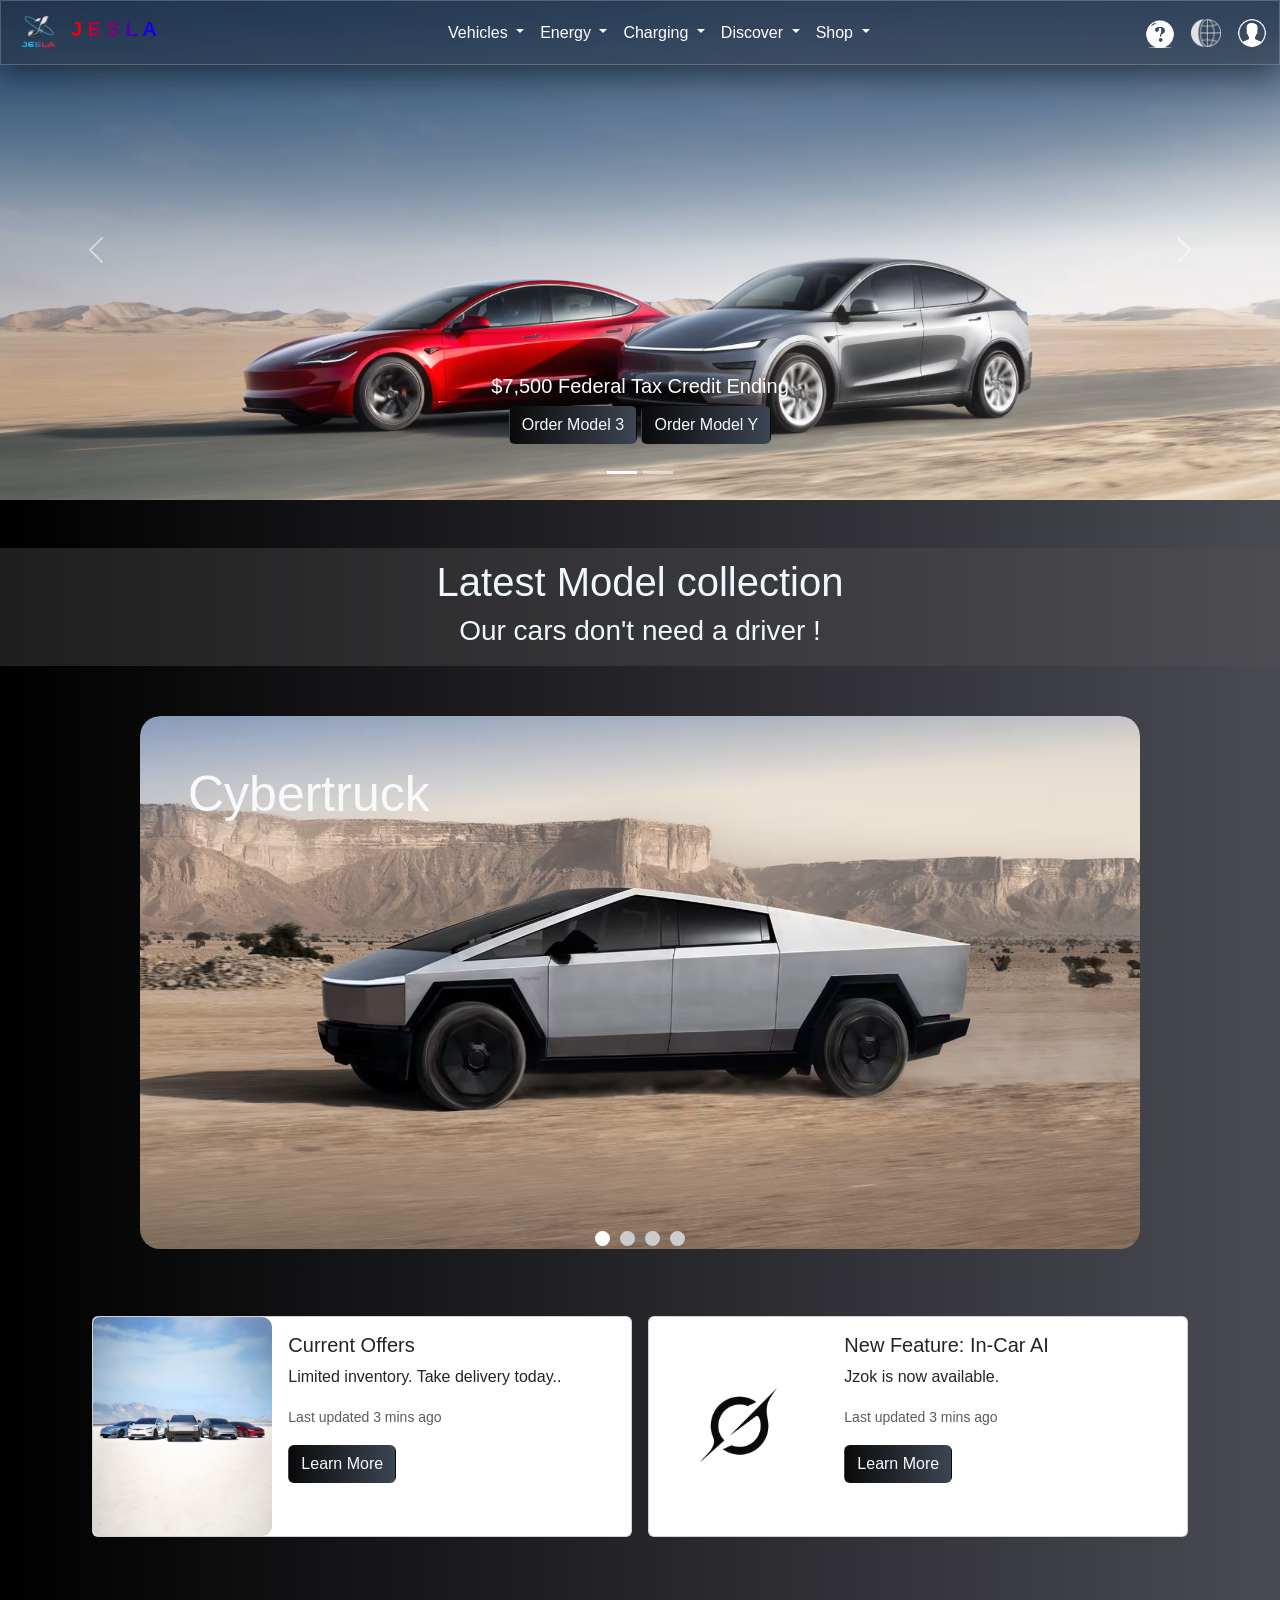
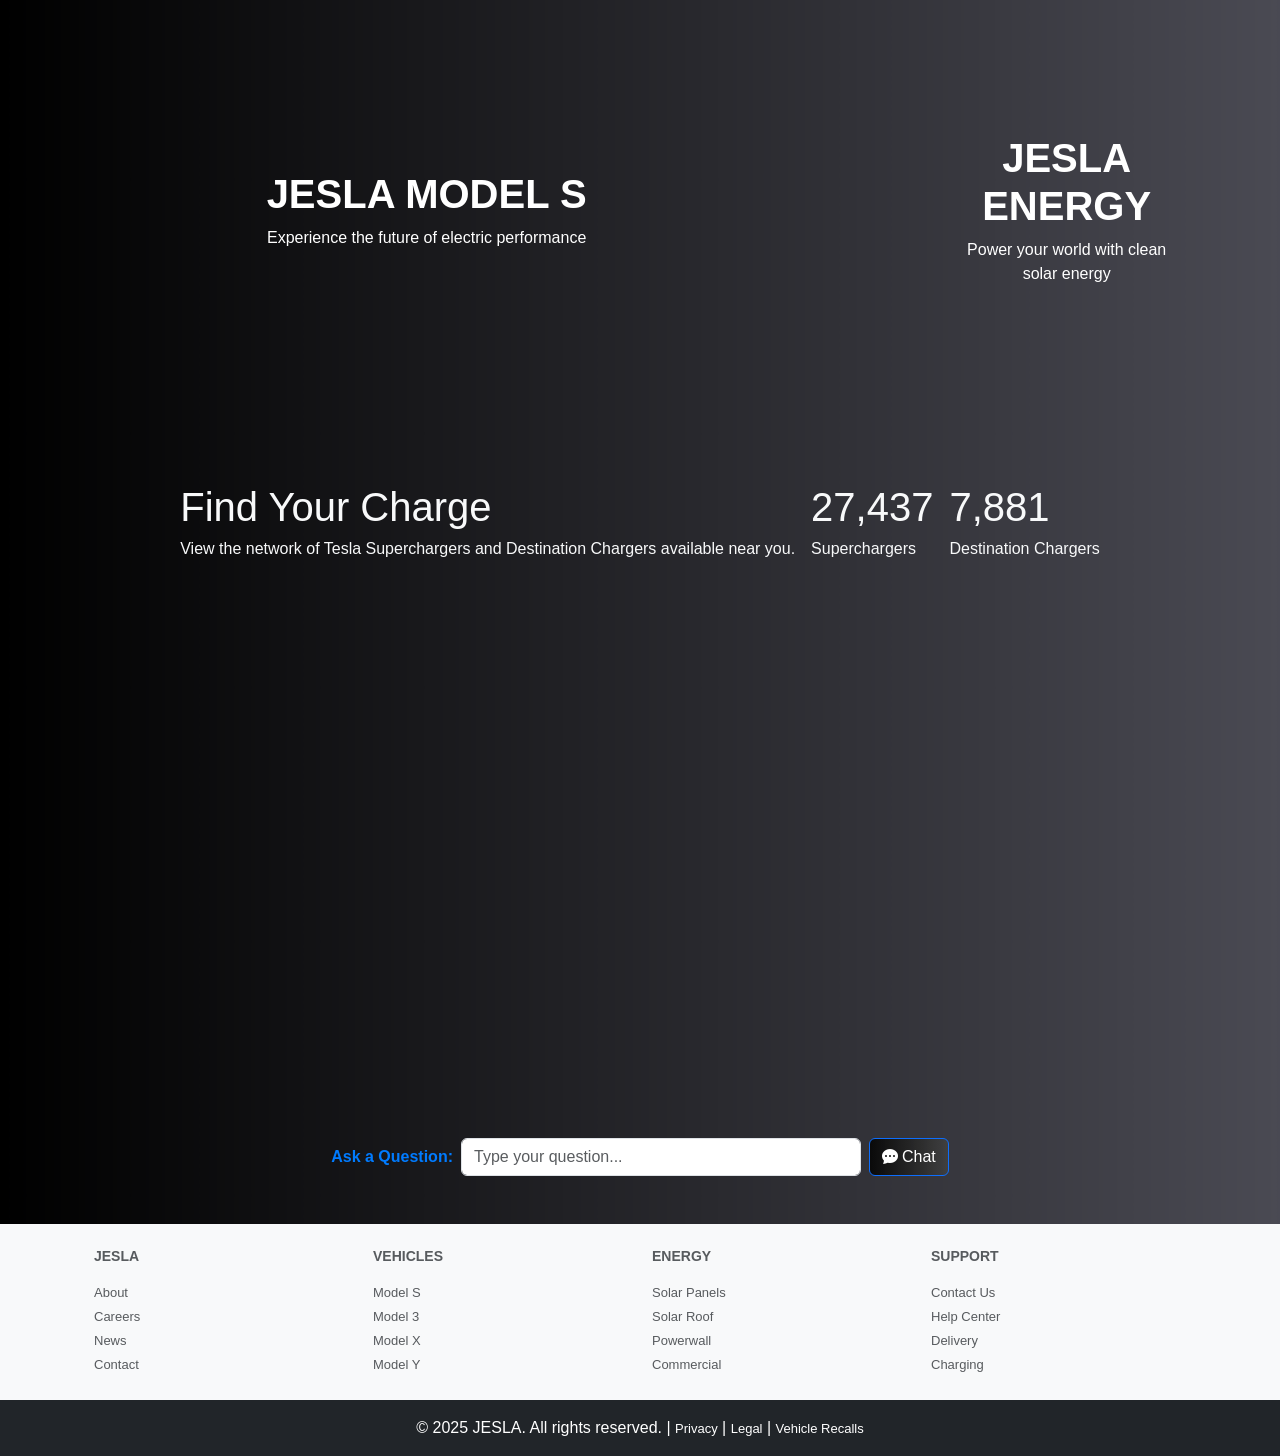
<file: html/index.html>
<!DOCTYPE html>
<html lang="en">
<head>
  <meta charset="UTF-8" />
  <meta name="viewport" content="width=device-width, initial-scale=1.0" />
  <title>Jesla.com</title>
  <link href="https://cdn.jsdelivr.net/npm/bootstrap@5.3.7/dist/css/bootstrap.min.css" rel="stylesheet">
  <link rel="icon" href="/media/logo/jesla-ls.png">
  <link rel="stylesheet" href="/css/homepage1.css">
  <link href="https://cdn.jsdelivr.net/npm/bootstrap-icons@1.10.5/font/bootstrap-icons.css" rel="stylesheet">

</head>
<body>
  <nav class="navbar navbar-expand-lg fixed-top">
    <div class="container-fluid">
      <!-- Logo -->
      <a class="navbar-brand d-flex align-items-center" href="#">
        <img src="/media/logo/jesla-ls.png" alt="Jesla" style="height: 50px; width: 50px;" class="me-2 logo" />
        <h4 class="gradient-text">J E S L A</h4>
      </a>

      <!-- Toggler -->
      <button class="navbar-toggler" type="button" data-bs-toggle="collapse" data-bs-target="#navbarContent">
        <span class="navbar-toggler-icon"></span>
      </button>

      <!-- Menu -->
      <div class="collapse navbar-collapse justify-content-between" id="navbarContent">
        <ul class="navbar-nav mx-auto mb-2 mb-lg-0">
          <li class="nav-item dropdown dropdown-mega position-static">
  <a class="nav-link dropdown-toggle" href="#" id="vehiclesDropdown" role="button" data-bs-toggle="dropdown" aria-expanded="false">
    Vehicles
  </a>
  <div class="dropdown-menu mega-menu shadow border-0 w-100 mt-0" aria-labelledby="vehiclesDropdown">
    <div class="container py-4">
                <div class="row">
                  <!-- Left Content -->
                  <div class="col-md-9">
                    <div class="row text-center">
                      <div class="col-md-2 mb-3">
                        <img src="../media/img/tesla-model-s.avif" class="img-fluid mb-2" />
                        <h6>Model S</h6>
                        <a href="#">Learn</a> | <a href="order.html">Order</a>
                      </div>
                      <div class="col-md-2 mb-3">
                        <img src="../media/img/tesla-3.jpeg" class="img-fluid mb-2" />
                        <h6>Model 3</h6>
                        <a href="#">Learn</a> | <a href="order.html">Order</a>
                      </div>
                      <div class="col-md-2 mb-3">
                        <img src="../media/img/tmy.jpg" class="img-fluid mb-2" />
                        <h6>Model Y</h6>
                        <a href="#">Learn</a> | <a href="order.html">Order</a>
                      </div>
                    </div>

                     <div class="row text-center">
                      <div class="col-md-2 mb-3">
                        <img src="/media/img/tesla-model-s.avif" class="img-fluid mb-2" />
                        <h6>Model S</h6>
                        <a href="#">Learn</a> | <a href="order.html">Order</a>
                      </div>
                      <div class="col-md-2 mb-3">
                        <img src="/media/img/tesla-3.jpeg" class="img-fluid mb-2" />
                        <h6>Model 3</h6>
                        <a href="#">Learn</a> | <a href="order.html">Order</a>
                      </div>
                      <div class="col-md-2 mb-3">
                        <img src="/media/img/tmy.jpg" class="img-fluid mb-2" />
                        <h6>Model Y</h6>
                        <a href="#">Learn</a> | <a href="order.html">Order</a>
                      </div>
                    </div>

                  </div>

                  <!-- Divider & Right List -->
                  <div class="col-md-3 position-relative">
                    <div class="divider"></div>
                    <ul class="list-unstyled ps-3">
                      <li><a href="#">Current Offers</a></li>
                      <li><a href="#">Demo Drive</a></li>
                      <li><a href="#">Trade-in</a></li>
                      <li><a href="#">Help Me Choose</a></li>
                      <li><a href="#">Compare</a></li>
                      <li><a href="#">Workshops</a></li>
                      <li><a href="#">Fleet</a></li>
                      <li><a href="#">Roadster</a></li>
                    </ul>
                  </div>
                </div>
              </div>
            </div>
          </li>

            <li class="nav-item dropdown dropdown-mega position-static">
  <a class="nav-link dropdown-toggle" href="#" id="vehiclesDropdown" role="button" data-bs-toggle="dropdown" aria-expanded="false">
    Energy
  </a>
  <div class="dropdown-menu mega-menu shadow border-0 w-100 mt-0" aria-labelledby="vehiclesDropdown">
    <div class="container py-4">
                <div class="row">
                  <!-- Left Content -->
                  <div class="col-md-9">
                    <div class="row text-center">
                      <div class="col-md-2 mb-3">
                        <img src="media/img/Mega-Menu-Energy-Solar-Panels.avif" class="img-fluid mb-2" />
                        <h6>Solar Panels</h6>
                        <a href="#">Learn</a> | <a href="order.html">Order</a>
                      </div>
                      <div class="col-md-2 mb-3">
                        <img src="/media/img/Mega-Menu-Energy-Solar-Roof.avif" class="img-fluid mb-2" />
                        <h6>Solar Roof</h6>
                        <a href="#">Learn</a> | <a href="order.html">Order</a>
                      </div>
                      <div class="col-md-2 mb-3">
                        <img src="/media/img/Mega-Menu-Energy-Powerwall-US.avif" class="img-fluid mb-2" />
                        <h6>Power-wall</h6>
                        <a href="#">Learn</a> | <a href="order.html">Order</a>
                      </div>
                      <div class="col-md-2 mb-3">
                        <img src="/media/img/Mega-Menu-Energy-Megapack.avif" class="img-fluid mb-2" />
                        <h6>Solar Roof</h6>
                        <a href="#">Learn</a> | <a href="order.html">Order</a>
                      </div>
                    </div>
                  </div>

                  <!-- Divider & Right List -->
                  <div class="col-md-3 position-relative">
                    <div class="divider"></div>
                    <ul class="list-unstyled ps-3">
                      <li><a href="#">Schedule a Consultation</a></li>
                      <li><a href="#">Why Solar</a></li>
                      <li><a href="#">Incentives</a></li>
                      <li><a href="#">Support</a></li>
                      <li><a href="#">Partner with Tesla</a></li>
                      <li><a href="#">Commercial</a></li>
                      <li><a href="#">Utilities</a></li>
                    </ul>
                  </div>
                </div>
              </div>
            </div>
        </li>

         <li class="nav-item dropdown dropdown-mega position-static">
  <a class="nav-link dropdown-toggle" href="#" id="vehiclesDropdown" role="button" data-bs-toggle="dropdown" aria-expanded="false">
    Charging
  </a>
  <div class="dropdown-menu mega-menu shadow border-0 w-100 mt-0" aria-labelledby="vehiclesDropdown">
    <div class="container py-4">
                <div class="row">
                  <!-- Left Content -->
                  <div class="col-md-9">
                    <div class="row text-center">
                      <div class="col-md-2 mb-3">
                        <img src="/media/img/Mega-Menu-Charging-Charging.avif" class="img-fluid mb-2" />
                        <h6>Charging</h6>
                        <a href="#">Learn</a> | <a href="#">Order</a>
                      </div>
                      <div class="col-md-2 mb-3">
                        <img src="/media/img/Mega-Menu-Charging-Supercharging-NA.avif" class="img-fluid mb-2" />
                        <h6>Supercharging</h6>
                        <a href="#">Learn</a> | <a href="#">Order</a>
                      </div>
                      <div class="col-md-2 mb-3">
                        <img src="/media/img/Mega-Menu-Charging-Home-Charging.avif" class="img-fluid mb-2" />
                        <h6>Home-Charging</h6>
                        <a href="#">Learn</a> | <a href="#">Order</a>
                      </div>
                   </div>   
                      <div class="row text-center">
                      <div class="col-md-2 mb-3">
                        <img src="/media/img/Mega-Menu-Charging-Charging-for-Business.avif" class="img-fluid mb-2" />
                        <h6>Charging-for-Business</h6>
                        <a href="#">Learn</a> | <a href="#">Order</a>
                      </div>
                    </div>
                  </div>

                  <!-- Divider & Right List -->
                  <div class="col-md-3 position-relative">
                    <div class="divider"></div>
                    <ul class="list-unstyled ps-3">
                      <li><a href="#">Help Me Charge</a></li>
                      <li><a href="#">Charging Calculator</a></li>
                      <li><a href="#">Charging With NACS</a></li>
                      <li><a href="#">Supercharger Voting</a></li>
                      <li><a href="#">Host a Supercharger</a></li>
                    </ul>
                  </div>
                </div>
              </div>
            </div>
        </li>

           <!-- Discover Mega Menu -->
<li class="nav-item dropdown dropdown-mega position-static">
  <a class="nav-link dropdown-toggle" href="#" id="vehiclesDropdown" role="button" data-bs-toggle="dropdown" aria-expanded="false">
    Discover
  </a>
  <div class="dropdown-menu mega-menu shadow border-0 w-100 mt-0" aria-labelledby="vehiclesDropdown">
    <div class="container py-4">
      <div class="row">

        <!-- Left Column (Main Links) -->
        <div class="col-md-9">
          <div class="row text-start">

            <!-- Section 1 -->
            <div class="col-md-3 mb-3">
              <h6 class="fw-bold">Resources</h6>
              <ul class="list-unstyled">
                <li><a href="#">Drive</a></li>
                <li><a href="#">Insurance</a></li>
                <li><a href="#">Current Offers</a></li>
                <li><a href="#">Learn</a></li>
                <li><a href="#">Video Guides</a></li>
                <li><a href="#">Customer Stories</a></li>
                <li><a href="#">Events</a></li>
                <li><a href="#">Workshops</a></li>
              </ul>
            </div>

            <!-- Section 2 -->
            <div class="col-md-3 mb-3">
              <h6 class="fw-bold">Location Services</h6>
              <ul class="list-unstyled">
                <li><a href="#">Find Us</a></li>
                <li><a href="#">Find a Collision Center</a></li>
                <li><a href="#">Find a Certified Installer</a></li>
              </ul>
            </div>

            <!-- Add more columns here if needed -->

            <div class="col-md-3 mb-3">
              <h6 class="fw-bold">Company</h6>
              <ul class="list-unstyled">
                <li><a href="#">About</a></li>
                <li><a href="#">Careers</a></li>
                <li><a href="#">Investor Relations</a></li>
              </ul>
            </div>
          </div>
        </div>

        <!-- Right Column (Optional Extras) -->
        <div class="col-md-3 right-links position-relative">
          <div class="divider"></div>
          <ul class="list-unstyled ps-3">
            <li><a href="#">Roadster</a></li>
            <li><a href="#">Cybertruck</a></li>
            <li><a href="#">Semi</a></li>
            <li><a href="#">Investor Relations</a></li>
          </ul>
        </div>
      </div>
    </div>
  </div>
</li>

<li class="nav-item dropdown dropdown-mega position-static">
  <a class="nav-link dropdown-toggle" href="#" id="vehiclesDropdown" role="button" data-bs-toggle="dropdown" aria-expanded="false">
    Shop
  </a>
  <div class="dropdown-menu mega-menu shadow border-0 w-100 mt-0" aria-labelledby="vehiclesDropdown">
    <div class="container py-4">
            <div class="row">

                <div class="col-md-12">
                    <div class="row text-center">
                            <div class="col-md-3 mb-3">
                                <img src="/media/img/Mega-Menu-Shop-Charging.avif" alt="" class="img-fluid mb-2" />
                                <h6 class="fw-bold">Shop-Charger</h6>
                            </div>

                            <!-- Section 2 -->
                            <div class="col-md-3 mb-3">
                                <img src="/media/img/Mega-Menu-Shop-Vehicle-Accessories.avif" alt=""  class="img-fluid mb-2" />
                                <h6 class="fw-bold">Vehicle-Accessories</h6>
                            </div>


                            <div class="col-md-3 mb-3">
                                <img src="/media/img/Mega-Menu-Shop-Lifestyle.avif" alt=""  class="img-fluid mb-2" />
                                <h6 class="fw-bold">Life Style</h6>
                            </div>

                            <div class="col-md-3 mb-3">
                                <img src="/media/img/Mega-Menu-Shop-Apparel.avif" alt=""  class="img-fluid mb-2" />
                                <h6 class="fw-bold">Apparel</h6>
                            </div>   
                    </div>
                    </div>
                </div>
            </div>
        </div>
    </div>
</li>


        <!-- Icons -->
        <div class="d-flex gap-3">
          <a href="support.html"><img src="/media/logo/icons8-help-48.png" alt="Help" class="icon" /></a>
          <a href="browser.html"><img src="/media/logo/internet_957179.png" alt="Browser" class="icon" /></a>
          <a href="profile.html"><img src="/media/logo/icons8-profile-50.png" alt="Profile" class="icon" /></a>
        </div>
      </div>
    </div>
  </nav>

  <!-- Carousel -->
  <div id="carouselExampleCaptions" class="carousel slide sld">
    <div class="carousel-indicators">
      <button type="button" data-bs-target="#carouselExampleCaptions" data-bs-slide-to="0" class="active"></button>
      <button type="button" data-bs-target="#carouselExampleCaptions" data-bs-slide-to="1"></button>
    </div>
    <div class="carousel-inner">
      <div class="carousel-item active">
        <img src="/media/img/Homepage-Promo-FTC-Desktop.avif" class="d-block w-100 imge" alt="...">
        <div class="carousel-caption d-none d-md-block">
          <h5>$7,500 Federal Tax Credit Ending</h5>
          <p><a href="order.html"><button class="btn bg-primary text-light">Order Model 3</button></a> <a href="order.html"><button class="btn bg-primary text-light">Order Model Y</button></a></p>
        </div>
      </div>
      <div class="carousel-item">
        <img src="/media/img/Homepage-Promo-Model-3-Desktop-US-July.avif" class="d-block w-100 imge" alt="...">
        <div class="carousel-caption d-none d-md-block">
          <h5>J E S L A Model X</h5>
          <p><button class="btn text-light" href="order.html">ORDER MODEL 3</button> <button class="btn bg-primary text-light" href="order.html">ORDER MODEL Y</button></p>
        </div>
      </div>
    </div>
    <button class="carousel-control-prev" type="button" data-bs-target="#carouselExampleCaptions" data-bs-slide="prev">
      <span class="carousel-control-prev-icon" aria-hidden="true"></span>
      <span class="visually-hidden">Previous</span>
    </button>
    <button class="carousel-control-next" type="button" data-bs-target="#carouselExampleCaptions" data-bs-slide="next">
      <span class="carousel-control-next-icon" aria-hidden="true"></span>
      <span class="visually-hidden">Next</span>
    </button>
  </div>

<div class="bars container-fluid mt-5">
  <h1>Latest Model collection</h1>
  <h3>Our cars don't need a driver !</h3>
</div>

<div class="slider">
  <!-- Radio Buttons -->
  <input type="radio" name="slide" id="slide1" checked>
  <input type="radio" name="slide" id="slide2">
  <input type="radio" name="slide" id="slide3">
  <input type="radio" name="slide" id="slide4">

  <!-- Slides -->
  <div class="slidesz">
    <div class="slidez">
      <img src="/media/img/cyber-track.jpg" alt="Slide 1">
       <div class="card-img-overlay">
    <h5 class="card-title text-light mt-5 ms-5">Cybertruck</h5>
  </div>
  </div>

    <div class="slidez">
      <img src="/media/img/model-x.avif" alt="Slide 2">
      <div class="card-img-overlay">
        <h5 class="card-title text-light mt-5 ms-5">Model-x</h5>
      </div>
    </div>
   
    <div class="slidez">
      <img src="/media/img/Homepage-Card-Model-Y-Desktop-US.avif" alt="Slide 3">
        <div class="card-img-overlay">
        <h5 class="card-title text-light mt-5 ms-5">Model-y</h5>
      </div>
    </div>
    
    <div class="slidez">
      <img src="/media/img/Homepage-Card-Model-3-Desktop-US.avif" alt="Slide 4">
        <div class="card-img-overlay">
        <h5 class="card-title text-light mt-5 ms-5">Model-3</h5>
      </div>
    </div>
  </div>

  <!-- Navigation dots -->
  <div class="navigation">
    <label for="slide1"></label>
    <label for="slide2"></label>
    <label for="slide3"></label>
    <label for="slide4"></label>
  </div>
</div>

<div class="carb grid d-flex gap-3 justify-content-center mt-2 mb-5">

   <div class="card mb-3" style="max-width: 540px;">
  <div class="row g-0">
    <div class="col-md-4">
      <img src="/media/img/Homepage-Grid-Current-Offers.avif" class="img-fluid rounded-start" alt="...">
    </div>
    <div class="col-md-8">
      <div class="card-body">
        <h5 class="card-title">Current Offers</h5>
        <p class="card-text">Limited inventory. Take delivery today..</p>
        <p class="card-text"><small class="text-body-secondary">Last updated 3 mins ago</small></p>
        <p class="btn bg-primary text-light"><a href="https://www.tesla.com/current-offers" class="text-light">Learn More</a></p>
      </div>
    </div>
  </div>
</div>

<div class="card mb-3" style="max-width: 540px;">
  <div class="row g-0">
    <div class="col-md-4">
      <img src="/media/img/Homepage-Grid-AI.png" class="img-fluid rounded-start" alt="...">
    </div>
    <div class="col-md-8">
      <div class="card-body">
        <h5 class="card-title">New Feature:
                              In-Car AI</h5>
        <p class="card-text">Jzok is now available.</p>
        <p class="card-text"><small class="text-body-secondary">Last updated 3 mins ago</small></p>
         <p class="btn bg-primary text-light"><a href="https://www.tesla.com/support/grok" class="text-light">Learn More</a></p>
      </div>
    </div>
  </div>
</div>
</div>

  <div class="container-fluid p-0">
  <div class="row g-0">

    <!-- Left video with overlay -->
    <div class="col-md-8 position-relative">
      <video autoplay muted loop playsinline class="w-100 h-100" style="object-fit: cover;">
       <source src="https://raw.githubusercontent.com/redhodom/Jesla/main/html/media/video/model-s.mp4" type="video/mp4">
        Your browser does not support the video tag.
      </video>
      <!-- Overlay Text -->
      <div class="position-absolute top-50 start-50 translate-middle text-white text-center">
        <h2 class="fw-bold display-6">JESLA MODEL S</h2>
        <p>Experience the future of electric performance</p>
      </div>
    </div>

    <!-- Right video with overlay -->
    <div class="col-md-4 position-relative">
      <video autoplay muted loop playsinline class="w-100 h-100" style="object-fit: cover;">
        <source src="https://raw.githubusercontent.com/redhodom/Jesla/main/html/media/video/model-u.mp4" type="video/mp4">
        Your browser does not support the video tag.
      </video>
      <!-- Overlay Text -->
      <div class="position-absolute top-50 start-50 translate-middle text-white text-center">
        <h2 class="fw-bold display-6">JESLA ENERGY</h2>
        <p>Power your world with clean solar energy</p>
      </div>
    </div>

  </div>
</div>


<div class="charge-station d-flex container-fluid gap-3 justify-content-center mt-5 mb-5 text-light">
  <div class="c">
  <h1>Find Your Charge</h1>
  <h6>View the network of Tesla Superchargers and Destination Chargers available near you.</h6>
  </div>
  <div class="c">
  <h1>27,437</h1>
  <h6>Superchargers</h6>
  </div>
  <div class="c">
  <h1>7,881</h1>
  <h6>Destination Chargers</h6>
  </div>
</div>

<div class="container-fluid p-0">
  <div class="row g-0">
    <div class="col-12">
      <div class="map-container" style="position: relative; width: 100%; height: 500px;">
        <!-- Google Maps Embed -->
        <iframe
          src="https://www.google.com/maps/embed?pb=!1m18!1m12!1m3!1d3919.424042896168!2d106.7004231748048!3d10.777502259224115!2m3!1f0!2f0!3f0!3m2!1i1024!2i768!4f13.1!3m3!1m2!1s0x31752ef4f2b31f2f%3A0xe4bb3a71d997cdbf!2sBitexco%20Financial%20Tower!5e0!3m2!1sen!2sin!4v1628898457015!5m2!1sen!2sin"
          width="100%" height="100%" style="border:0;" allowfullscreen="" loading="lazy"
          referrerpolicy="no-referrer-when-downgrade"></iframe>
      </div>
    </div>
  </div>
</div>

<div class="container mt-4"> 
  <div class="d-flex align-items-center gap-2 justify-content-center">
    
    <!-- Blinking Label -->
    <label for="question" class="form-label mb-0 blinking-label">Ask a Question:</label>
    
    <!-- Input Box -->
    <input type="text" id="question" class="form-control" placeholder="Type your question..." style="max-width: 400px;">
    
    <!-- Chat Button -->
    <button class="btn btn-primary d-flex align-items-center gap-1">
      <i class="bi bi-chat-dots-fill"></i>
      Chat
    </button>

  </div>
</div>

<footer class="bg-light text-center text-lg-start text-muted mt-5">
  <div class="container p-4">
    <div class="row">
      <!-- Column 1: Jesla Info -->
      <div class="col-lg-3 col-md-6 mb-4 mb-md-0">
        <h6 class="text-uppercase fw-bold">JESLA</h6>
        <ul class="list-unstyled mb-0">
          <li><a href="#" class="text-reset text-decoration-none">About</a></li>
          <li><a href="#" class="text-reset text-decoration-none">Careers</a></li>
          <li><a href="#" class="text-reset text-decoration-none">News</a></li>
          <li><a href="#" class="text-reset text-decoration-none">Contact</a></li>
        </ul>
      </div>

      <!-- Column 2: Vehicles -->
      <div class="col-lg-3 col-md-6 mb-4 mb-md-0">
        <h6 class="text-uppercase fw-bold">Vehicles</h6>
        <ul class="list-unstyled mb-0">
          <li><a href="#" class="text-reset text-decoration-none">Model S</a></li>
          <li><a href="#" class="text-reset text-decoration-none">Model 3</a></li>
          <li><a href="#" class="text-reset text-decoration-none">Model X</a></li>
          <li><a href="#" class="text-reset text-decoration-none">Model Y</a></li>
        </ul>
      </div>

      <!-- Column 3: Energy -->
      <div class="col-lg-3 col-md-6 mb-4 mb-md-0">
        <h6 class="text-uppercase fw-bold">Energy</h6>
        <ul class="list-unstyled mb-0">
          <li><a href="#" class="text-reset text-decoration-none">Solar Panels</a></li>
          <li><a href="#" class="text-reset text-decoration-none">Solar Roof</a></li>
          <li><a href="#" class="text-reset text-decoration-none">Powerwall</a></li>
          <li><a href="#" class="text-reset text-decoration-none">Commercial</a></li>
        </ul>
      </div>

      <!-- Column 4: Support -->
      <div class="col-lg-3 col-md-6 mb-4 mb-md-0">
        <h6 class="text-uppercase fw-bold">Support</h6>
        <ul class="list-unstyled mb-0">
          <li><a href="#" class="text-reset text-decoration-none">Contact Us</a></li>
          <li><a href="#" class="text-reset text-decoration-none">Help Center</a></li>
          <li><a href="#" class="text-reset text-decoration-none">Delivery</a></li>
          <li><a href="#" class="text-reset text-decoration-none">Charging</a></li>
        </ul>
      </div>
    </div>
  </div>

  <!-- Bottom line -->
  <div class="text-center p-3 bg-dark text-white">
    &copy; 2025 JESLA. All rights reserved. |
    <a class="text-white text-decoration-none" href="#">Privacy</a> |
    <a class="text-white text-decoration-none" href="#">Legal</a> |
    <a class="text-white text-decoration-none" href="#">Vehicle Recalls</a>
  </div>
</footer>

<script src="https://cdn.jsdelivr.net/npm/bootstrap@5.3.7/dist/js/bootstrap.bundle.min.js"></script>
</body>
</html>
</file>
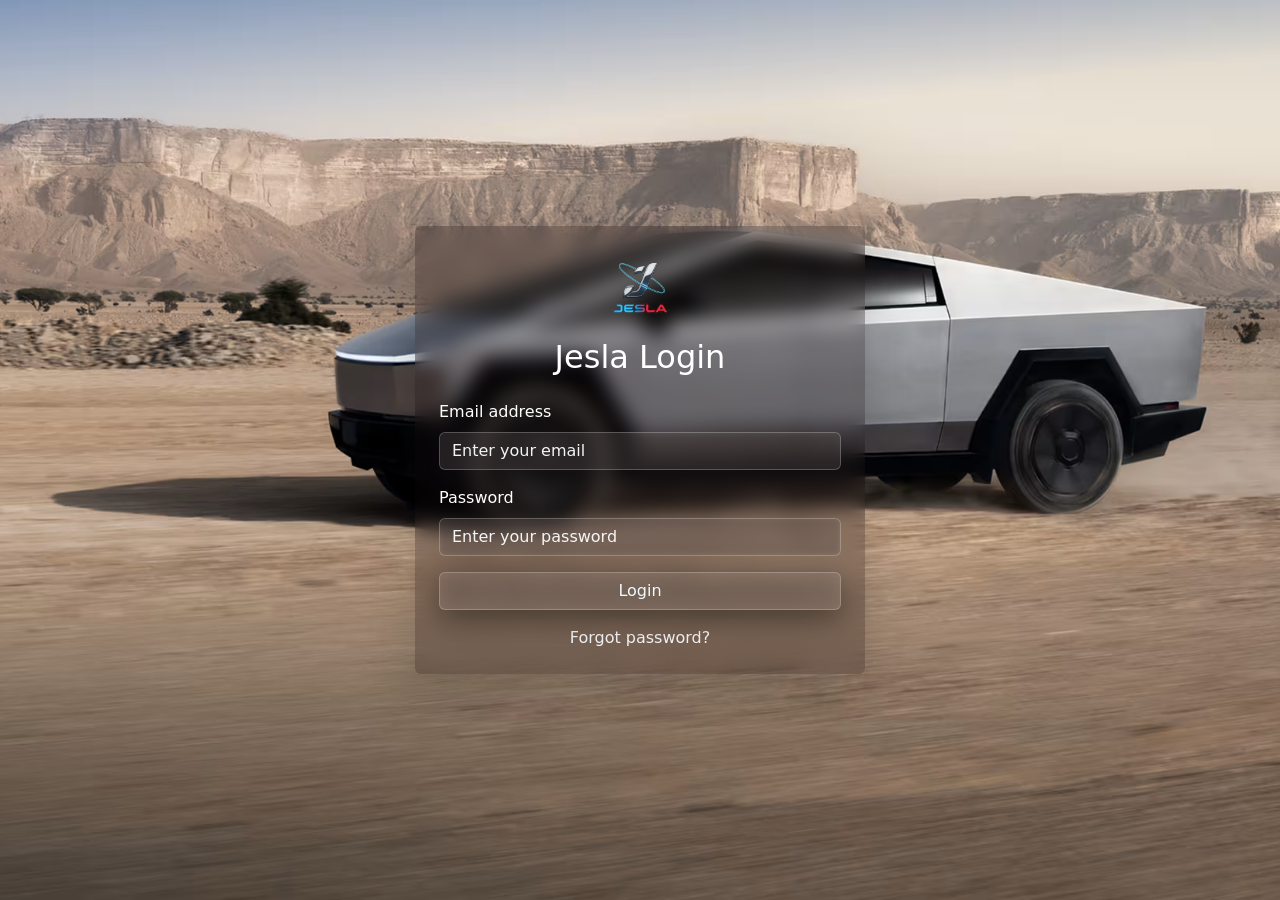
<file: html/login.html>
<!-- login.html -->
<!DOCTYPE html>
<html lang="en">
<head>
  <meta charset="UTF-8" />
  <meta name="viewport" content="width=device-width, initial-scale=1.0" />
  <title>Jesla Login</title>
  <link rel="stylesheet" href="https://cdn.jsdelivr.net/npm/bootstrap@5.3.3/dist/css/bootstrap.min.css" />
  <link rel="stylesheet" href="/css/login.css" />
  <link rel="icon" href="/media/logo/jesla-ls.png">
</head>
<body class="d-flex align-items-center justify-content-center vh-100 bg-dark">
  <div class="login-box glass-effect p-4 rounded shadow-lg text-white">
    <div class="text-center mb-4">
      <img src="/media/logo/jesla-ls.png" alt="Jesla Logo" class="img-fluid" style="max-height: 80px;">
      <h2 class="lol mt-2">Jesla Login</h2>
    </div>
    <form>
      <div class="mb-3">
        <label for="email" class="form-label">Email address</label>
        <input type="email" class="form-control" id="email" placeholder="Enter your email" required>
      </div>
      <div class="mb-3">
        <label for="password" class="form-label">Password</label>
        <input type="password" class="form-control" id="password" placeholder="Enter your password" required>
      </div>
      <button type="submit" class="btn w-100">Login</button>
      <div class="text-center mt-3">
        <a href="#" class="text-light text-decoration-none">Forgot password?</a>
      </div>
    </form>
  </div>

  <script src="https://cdn.jsdelivr.net/npm/bootstrap@5.3.3/dist/js/bootstrap.bundle.min.js"></script>
</body>
</html>
</file>
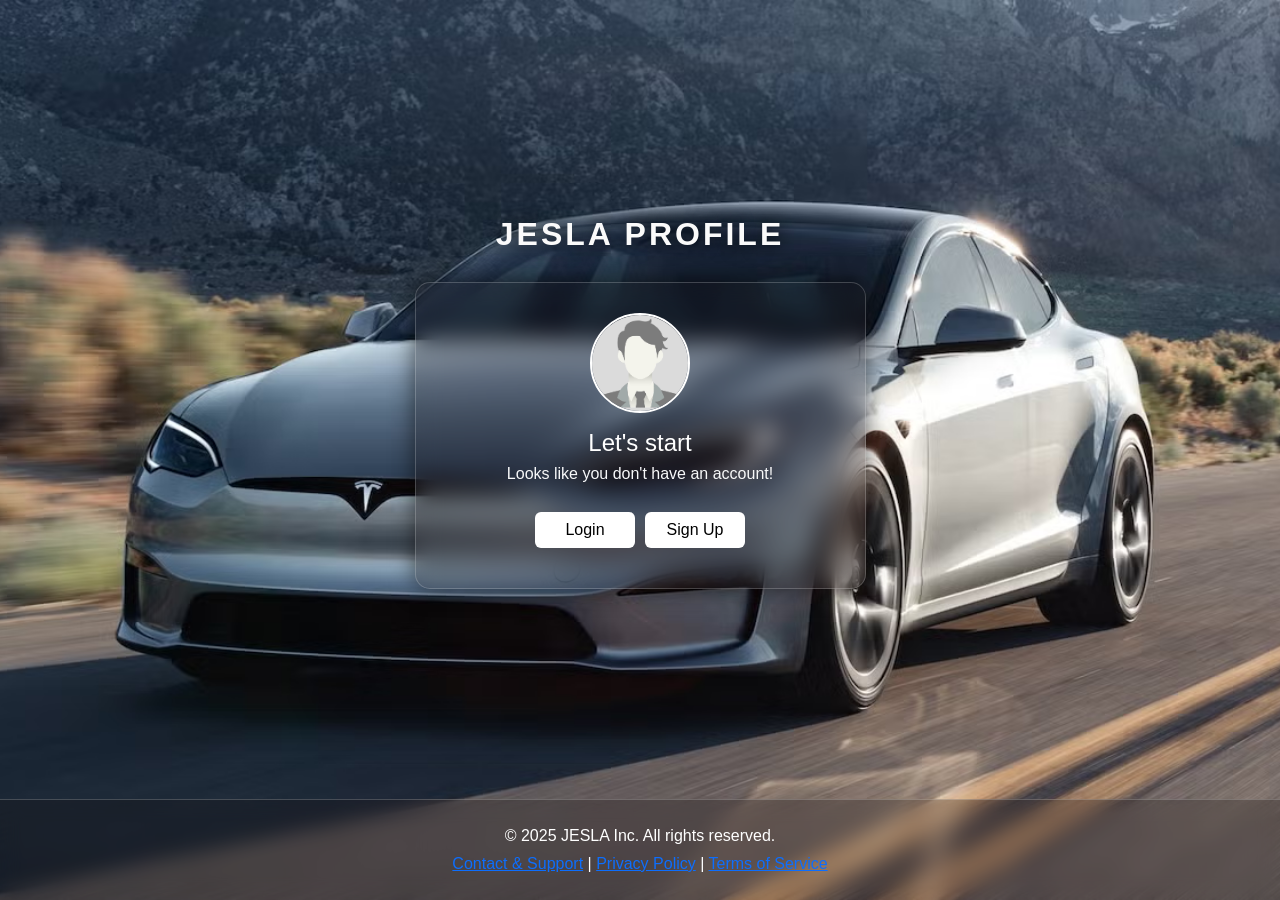
<file: html/profile.html>
<!DOCTYPE html>
<html lang="en">
<head>
  <meta charset="UTF-8" />
  <meta name="viewport" content="width=device-width, initial-scale=1.0"/>
  <title>JESLA | Profile</title>

  <link href="https://cdn.jsdelivr.net/npm/bootstrap@5.3.3/dist/css/bootstrap.min.css" rel="stylesheet"/>
  <link rel="stylesheet" href="/css/profile.css">
</head>

<body>

  <!-- MAIN CONTENT -->
  <div class="main-content">
    <div class="container text-center">

      <div class="mb-4">
        <span class="jesla-logo">JESLA PROFILE</span>
      </div>

      <div class="row justify-content-center">
        <div class="col-md-6 col-lg-5">
          <div class="profile-card">
            
            <img src="/media/img/profile.jpg" 
                 alt="User Avatar" 
                 class="profile-avatar mb-3">

            <h4 class="mb-1">Let's start</h4>
            <p class="text-light">Looks like you don't have an account!</p>

            <div class="d-flex justify-content-center flex-wrap mt-3">
              <a href="login.html" class="btn btn-jesla">Login</a>
              <a href="singup.html" class="btn btn-jesla">Sign Up</a>
            </div>

          </div>
        </div>
      </div>

    </div>
  </div>

  <!-- FOOTER -->
  <footer class="py-4 text-center">
    <div class="container">
      <p class="mb-1">&copy; 2025 JESLA Inc. All rights reserved.</p>
      <p class="mb-0">
        <a href="contact-support.html" class="f1">Contact & Support</a> |
        <a href="privacy.html" class="f2">Privacy Policy</a> |
        <a href="terms.html" class="f3">Terms of Service</a>
      </p>
    </div>
  </footer>

</body>
</html>
</file>
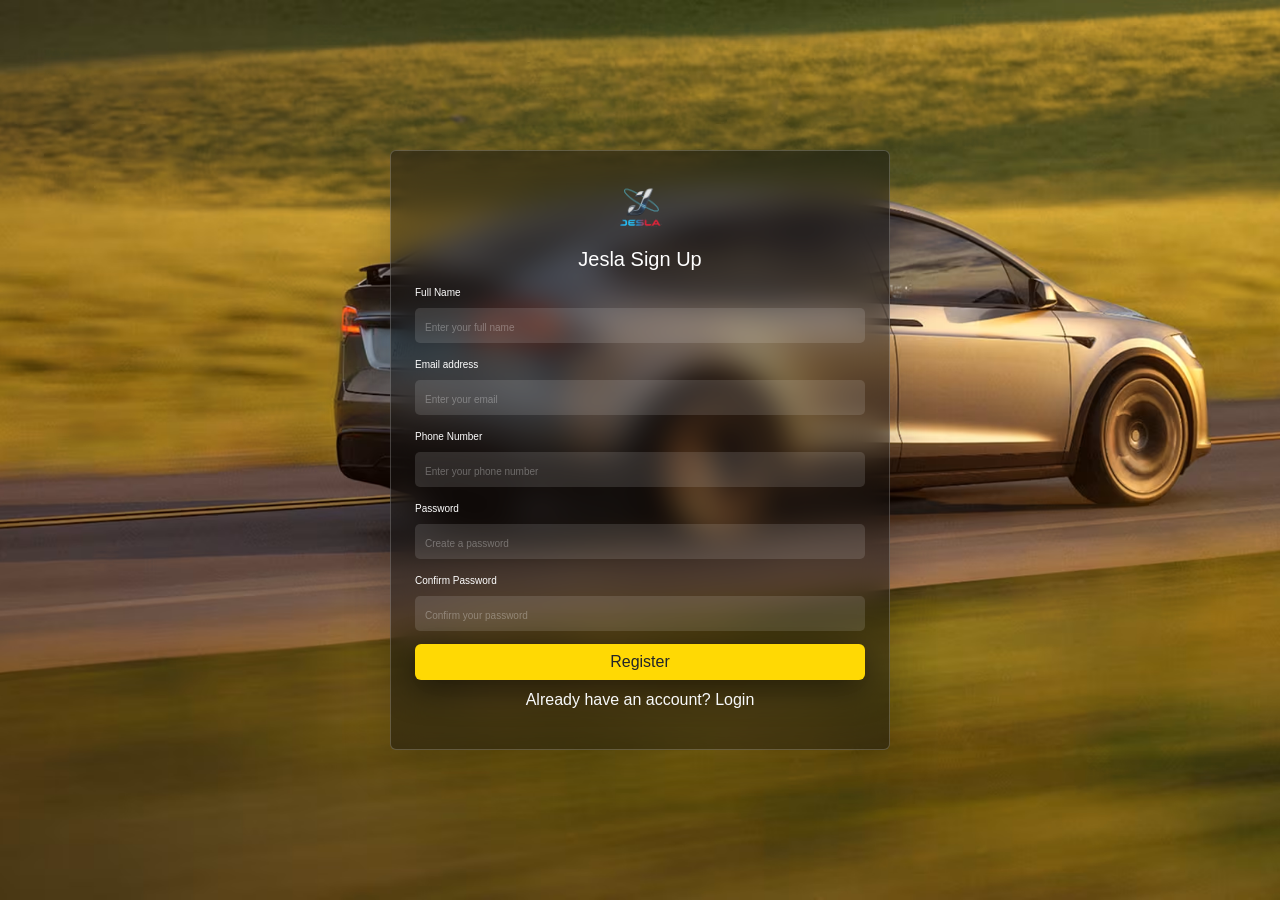
<file: html/singup.html>
<!-- signup.html -->
<!DOCTYPE html>
<html lang="en">
<head>
  <meta charset="UTF-8" />
  <meta name="viewport" content="width=device-width, initial-scale=1.0" />
  <title>Jesla Signup</title>
  <link rel="stylesheet" href="https://cdn.jsdelivr.net/npm/bootstrap@5.3.3/dist/css/bootstrap.min.css" />
  <link rel="stylesheet" href="/css/singup.css" />
  <link rel="icon" href="/media/logo/jesla-ls.png">
</head>
<body class="d-flex align-items-center justify-content-center vh-100 bg-dark">
  <div class="login-box glass-effect p-4 rounded shadow-lg text-white" style="max-width: 500px; width: 100%;">
    <div class="text-center mb-2">
      <img src="/media/logo/jesla-ls.png" alt="Jesla Logo" class="img-fluid mt-1" style="max-height: 60px;">
      <h5 class="mt-2 lol">Jesla Sign Up</h5>
    </div>
    <form>
      <div class="mb-2">
        <label for="fullname" class="form-label">Full Name</label>
        <input type="text" class="form-control" id="fullname" placeholder="Enter your full name" required>
      </div>
      <div class="mb-2">
        <label for="email" class="form-label">Email address</label>
        <input type="email" class="form-control" id="email" placeholder="Enter your email" required>
      </div>
      <div class="mb-2">
        <label for="phone" class="form-label">Phone Number</label>
        <input type="tel" class="form-control" id="phone" placeholder="Enter your phone number" required>
      </div>
      <div class="mb-2">
        <label for="password" class="form-label">Password</label>
        <input type="password" class="form-control" id="password" placeholder="Create a password" required>
      </div>
      <div class="mb-2">
        <label for="confirmPassword" class="form-label">Confirm Password</label>
        <input type="password" class="form-control" id="confirmPassword" placeholder="Confirm your password" required>
      </div>
      <button type="submit" class="btn w-100">Register</button>
      <div class="text-center mt-2">
        <a href="login.html" class="text-light text-decoration-none">Already have an account? Login</a>
      </div>
    </form>
  </div>

  <script src="https://cdn.jsdelivr.net/npm/bootstrap@5.3.3/dist/js/bootstrap.bundle.min.js"></script>
</body>
</html>
</file>
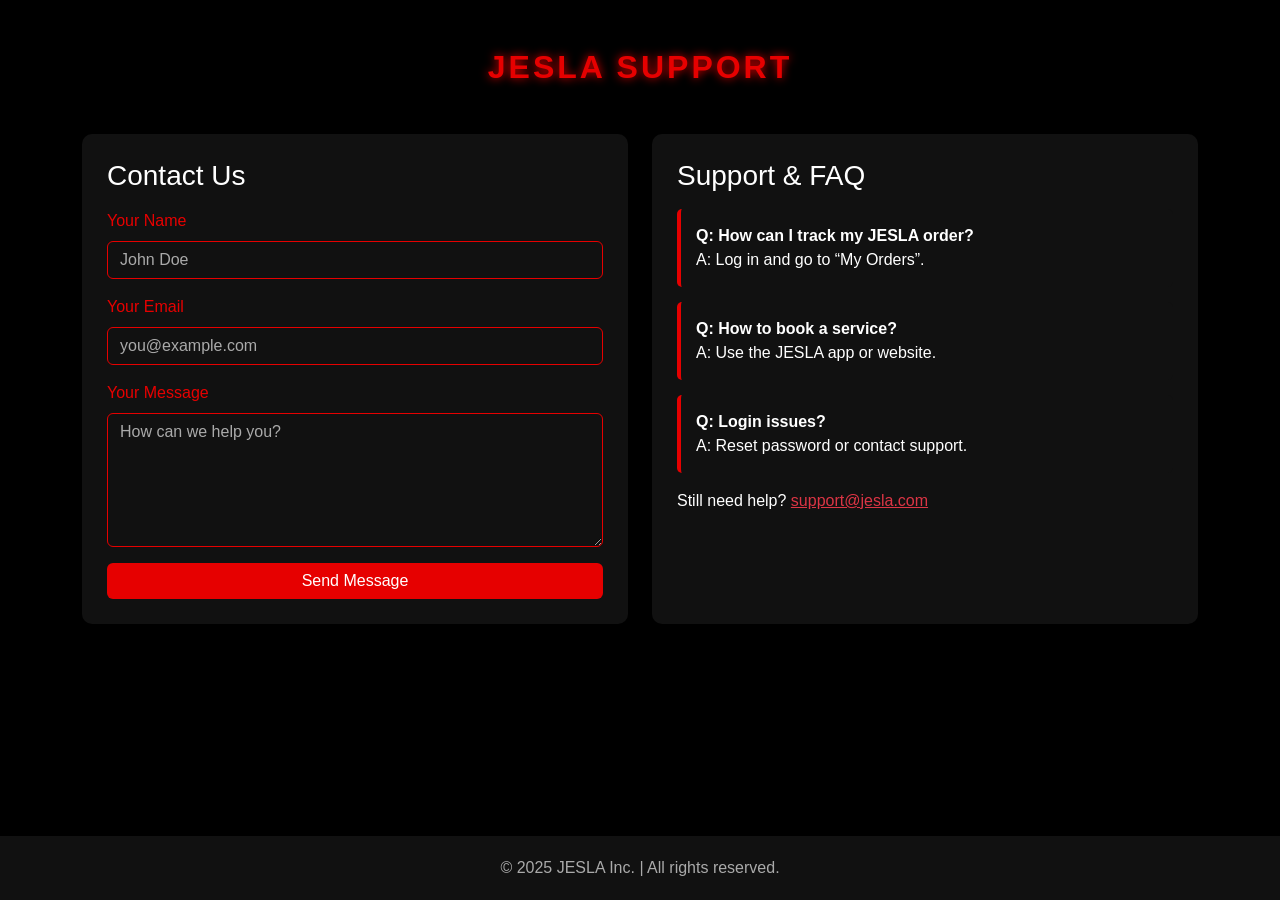
<file: html/support.html>
<!DOCTYPE html>
<html lang="en">
<head>
  <meta charset="UTF-8">
  <meta name="viewport" content="width=device-width, initial-scale=1">
  <title>JESLA | Contact & Support</title>

  <link href="https://cdn.jsdelivr.net/npm/bootstrap@5.3.3/dist/css/bootstrap.min.css" rel="stylesheet">
  <link rel="stylesheet" href="/css/support.css">
  <link rel="icon" href="/media/logo/jesla-ls.png">
</head>

<body>

<div class="main-content">
  <div class="container py-5">

    <h1 class="text-center jesla-logo mb-5">JESLA SUPPORT</h1>

    <div class="row g-4">

      <!-- CONTACT FORM -->
      <div class="col-lg-6">
        <div class="card-box">
          <h3 class="mb-3">Contact Us</h3>

          <form>
            <div class="mb-3">
              <label class="form-label">Your Name</label>
              <input type="text" class="form-control" placeholder="John Doe">
            </div>

            <div class="mb-3">
              <label class="form-label">Your Email</label>
              <input type="email" class="form-control" placeholder="you@example.com">
            </div>

            <div class="mb-3">
              <label class="form-label">Your Message</label>
              <textarea class="form-control" rows="5" placeholder="How can we help you?"></textarea>
            </div>

            <button type="submit" class="btn btn-jesla w-100">Send Message</button>
          </form>
        </div>
      </div>

      <!-- FAQ -->
      <div class="col-lg-6">
        <div class="card-box">
          <h3 class="mb-3">Support & FAQ</h3>

          <div class="faq-box">
            <strong>Q: How can I track my JESLA order?</strong><br>
            A: Log in and go to “My Orders”.
          </div>

          <div class="faq-box">
            <strong>Q: How to book a service?</strong><br>
            A: Use the JESLA app or website.
          </div>

          <div class="faq-box">
            <strong>Q: Login issues?</strong><br>
            A: Reset password or contact support.
          </div>

          <p class="mt-3">
            Still need help? 
            <a href="mailto:support@jesla.com" class="text-danger">support@jesla.com</a>
          </p>
        </div>
      </div>

    </div>

  </div>
</div>

<footer>
  &copy; 2025 JESLA Inc. | All rights reserved.
</footer>

</body>
</html>
</file>
<file: css/homepage1.css>
*{
  margin: 0;
  padding: 0;
  box-sizing: border-box;
}
.mega-menu {
  position: absolute;
  top: 100%;
  left: 0;
  width: 100%;
  background-color: #fff;
  display: none;
  z-index: 1000;
  padding: 20px 0;
}

.nav-link{
  color: white;
}
.icon:hover,
.dropdown a:hover{
  background: rgba(255, 255, 255, 0.1); 
  backdrop-filter: blur(10px); 
  -webkit-backdrop-filter: blur(10px);   
  border: 1px solid rgba(255, 255, 255, 0.2);  
  border-radius: 10px;                   
  color: white;    
}

.dropdown-menu{
  background: rgba(255, 255, 255, 0.1); /* Transparent white */
  backdrop-filter: blur(10px);          /* Blur background behind */
  -webkit-backdrop-filter: blur(10px);  /* Safari support */
  border: 1px solid rgba(255, 255, 255, 0.2); /* Optional border */
  border-radius: 15px;                  /* Rounded corners */
  padding: 20px;
  color: white;    
}

.dropdown-mega:hover .mega-menu,
.dropdown-mega .mega-menu:hover {
  display: block;
}


.navbar{
height: 65px;
background: rgba(19, 10, 10, 0.267);
  border: 1px solid rgba(255, 255, 255, 0.2);
  backdrop-filter: blur(10px);
  -webkit-backdrop-filter: blur(10px);
  box-shadow: 0 8px 32px rgba(0, 0, 0, 0.486);
  transition: all 0.3s ease;
}

.icon{
  height: 30px;
}
.divider {
  border-left: 1px solid #ccc;
  height: 100%;
  position: absolute;
  left: 0;
  top: 0;
}

.img-fluid{
  border-radius: 10px;
}

.sld .imge{
  height: 500px;
}

a {
  text-decoration: none;
  color: black;
}

.gradient-text {
      background: linear-gradient(to right, red, blue);
      background-clip: text;
      -webkit-background-clip: text;
      -webkit-text-fill-color: transparent;
      font-size: 20px;
      font-weight: bold;
    }

body {
  margin: 0;
  padding: 0;
  font-family: sans-serif;
    background: linear-gradient(to right, rgb(0, 0, 0), rgb(74, 74, 83));
  backdrop-filter: blur(2px);
  -webkit-backdrop-filter: blur(0.6px);  
  min-height: 100vh; /* ensures full height */
  margin: 0;
 }

 .btn{
    background: linear-gradient(to right, rgb(10, 10, 10), rgba(65, 65, 65, 0.904));
 }

.carousel-item img {
  height: 60vh;
  width: 100%;
  object-fit: cover;
}

.bars {
  margin-top: 5px;
  padding: 10px;
  width: 100%;
   backdrop-filter: blur(2px);
  -webkit-backdrop-filter: blur(0.6px);
  background-color: rgba(83, 82, 82, 0.384);
  display: flex;
  flex-direction: column;
  justify-content: center;
  align-items: center;
  color: aliceblue;
  text-align: center;
}

.s-slider {
  margin-top: 1cqh;
  padding: 10px;
  width: 100%;
  display: flex;
  flex-wrap: wrap;
  justify-content: center;
  gap: 25px;
}

 .slider {
      position: relative;
      width: 100%;
      max-width: 1000px;
      height: 550px;
      margin: 50px auto;
      overflow: hidden;
      border-radius: 20px;
    }

    .slidesz {
      display: flex;
      width: 400%;
      height: 100%;
      transition: transform 0.5s ease-in-out;
    }

    .slidez {
      width: 100%;
      flex-shrink: 0;
      position: relative;
    }

    .slidesz h5{
      font-size: 50px;
    }

    .slidesz h5:hover{
      text-shadow: 2px 2px 4px #ee0404;
     }

    .slidez img {
      width: 1000px;
      object-fit:scale-down;
      border-radius: 20px;
    }

    /* Hide all radios */
    input[type="radio"] {
      display: none;
    }

    /* Navigation dots */
    .navigation {
      position: absolute;
      bottom: 20px;
      left: 50%;
      transform: translateX(-50%);
      display: flex;
      gap: 10px;
      z-index: 10;
    }

    .navigation label {
      width: 15px;
      height: 15px;
      border-radius: 50%;
      background: #ccc;
      cursor: pointer;
      transition: background 0.3s;
    }

    /* Active dot */
    #slide1:checked ~ .slidesz {
      transform: translateX(0%);
    }

    #slide2:checked ~ .slidesz {
      transform: translateX(-100%);
    }

    #slide3:checked ~ .slidesz {
      transform: translateX(-200%);
    }

    #slide4:checked ~ .slidesz {
      transform: translateX(-300%);
    }

    #slide1:checked ~ .navigation label[for="slide1"],
    #slide2:checked ~ .navigation label[for="slide2"],
    #slide3:checked ~ .navigation label[for="slide3"],
    #slide4:checked ~ .navigation label[for="slide4"] {
      background: #fff;
    }

footer h6 {
  font-size: 14px;
  margin-bottom: 15px;
}

footer a {
  font-size: 13px;
}

footer a:hover {
  text-decoration: underline;
}

.blinking-label {
    animation: blink 1s infinite;
    font-weight: bold;
    color: #007bff;
  }

  @keyframes blink {
    0%   { opacity: 1; }
    50%  { opacity: 0; }
    100% { opacity: 1; }
  }

@media (max-width: 768px) {
  .carousel-caption h5 {
    font-size: 18px;
  }

  .carousel-caption button {
    margin: 5px;
    padding: 8px 12px;
    font-size: 14px;
  }

  .icon {
    height: 20px;
    width: 20px;
  }

  .bars h1 {
    font-size: 20px;
  }

  .bars h3 {
    font-size: 16px;
  }

  .card-img {
    height: 250px;
  }

  .c-body {
    flex-direction: column;
    align-items: center;
  }

  .s-slider {
    flex-direction: column;
    align-items: center;
  }
}
</file>
<file: css/login.css>
.glass-effect {
  background: rgba(19, 10, 10, 0.267);
  border: 1px solid rgba(255, 255, 255, 0.2);
  backdrop-filter: blur(10px);
  -webkit-backdrop-filter: blur(10px);
  box-shadow: 0 8px 32px rgba(0, 0, 0, 0.486);
  transition: all 0.3s ease;
}

h2{
  color: #ffffff;
}

.form-control {
  background-color: rgba(255, 255, 255, 0.1); /* Transparent background */
  color: white; /* White text */
  border: 1px solid rgba(255, 255, 255, 0.3);
  backdrop-filter: blur(3px);
}

.form-control:focus {
  background-color: rgba(255, 255, 255, 0.2);
  color: white;
  border-color: #e6e6e6;
  box-shadow: 0 0 0 0.2rem rgba(106, 107, 109, 0.596);
}


.form-control::placeholder {
  color: rgba(255, 255, 255, 0.945);
}


.btn:hover {
  background-color: #1d1c1c;
}

.login-box:hover{
  box-shadow: 0 12px 48px rgba(0, 86, 179, 0.4), 0 0 20px rgba(0, 86, 179, 0.2);
  transform: translateY(-5px);
}

.btn{
   background: rgba(255, 255, 255, 0.1);
  border: 1px solid rgba(255, 255, 255, 0.2);
  backdrop-filter: blur(10px);
  -webkit-backdrop-filter: blur(10px);
  box-shadow: 0 8px 32px rgba(0, 0, 0, 0.486);
  transition: all 0.3s ease;
  color: aliceblue;
}

body{
  background-image: url(../media/img/Homepage-Card-Cybertruck-Desktop-Dynamic-Asset.avif);
  background-position: center;
  background-size: cover;
  background-repeat: no-repeat;
}

.login-box{
  width: 450px;
  border: 15px;
}

@media (max-width:770px){
.login-box{
  width: 300px;
}
}
</file>
<file: css/profile.css>
/* RESET + BASE */
* {
  margin: 0;
  padding: 0;
  box-sizing: border-box;
}

html, body {
  height: 100%;
}

/* BODY LAYOUT */
body {
  display: flex;
  flex-direction: column;
  font-family: 'Segoe UI', sans-serif;
  color: #fff;

  background: url(../media/img/tesla-model-s.avif) center/cover no-repeat;
}

/* MAIN CONTENT CENTERING */
.main-content {
  flex: 1;
  display: flex;
  justify-content: center;
  align-items: center;
}

/* LOGO */
.jesla-logo {
  font-size: 2rem;
  font-weight: bold;
  letter-spacing: 3px;
  color: #fafafa;
  text-shadow: 0 0 20px #000;
}

/* CARD */
.profile-card {
  background: rgba(19, 10, 10, 0.25);
  border: 1px solid rgba(255, 255, 255, 0.2);
  backdrop-filter: blur(12px);
  -webkit-backdrop-filter: blur(12px);

  border-radius: 15px;
  padding: 30px;
  text-align: center;

  box-shadow: 0 0 25px rgba(0, 0, 0, 0.6);
  transition: 0.3s ease;
}

/* AVATAR */
.profile-avatar {
  width: 100px;
  height: 100px;
  border-radius: 50%;
  border: 2px solid #fff;
  object-fit: cover;
}

/* BUTTON */
.btn-jesla {
  background-color: #fff;
  color: #000;
  border: none;
  width: 100px;
  margin: 10px 5px;
  transition: 0.3s ease;
}

.btn-jesla:hover {
  background-color: #333;
  color: #fff;
}

/* FOOTER */
footer {
  margin-top: auto;
  width: 100%;

  background: rgba(19, 10, 10, 0.25);
  border-top: 1px solid rgba(255, 255, 255, 0.2);

  backdrop-filter: blur(10px);
  -webkit-backdrop-filter: blur(10px);
}

/* MOBILE RESPONSIVE */
@media (max-width: 768px) {

  body {
    background: linear-gradient(to right, #000, #4a4a53);
  }

  .profile-card {
    padding: 20px;
  }

  .btn-jesla {
    width: 100%;
    margin: 5px 0;
  }

  .d-flex {
    flex-direction: column !important;
    align-items: center;
  }

  .jesla-logo {
    font-size: 1.5rem;
  }
}
</file>
<file: css/singup.css>
/* style.css */
body {
  margin: 0;
  padding: 0;
  background-image: url(../media/img/Homepage-Card-Model-X-Desktop-US.avif);
  background-position: center;
  background-size: cover;
  background-repeat: no-repeat;
   font-family: 'Segoe UI', Tahoma, Geneva, Verdana, sans-serif;
}

/* Glassmorphism effect */
.glass-effect {
  background: rgba(15, 15, 15, 0.486);
  backdrop-filter: blur(15px);
  -webkit-backdrop-filter: blur(15px);
  border: 1px solid rgba(255, 255, 255, 0.2);
}

/* Style for form buttons */
.btn {
  margin-top: 5px;
  background-color: #ffd904;
  border: none;
  transition: background-color 0.3s ease;
    box-shadow: 0 8px 32px rgba(0, 0, 0, 0.507);

}

.btn:hover {
  background-color: #535352e8;
}

/* Responsive text and logo */
h2 {
  font-weight: 600;
}

img.img-fluid {
  max-height: 60px;
}

/* Text links */
a {
  color: #aad8ff;
}

a:hover {
  color: #ffffff;
  text-decoration: underline;
}

.form-control{
  background-color: rgba(255, 255, 255, 0.123); /* semi-transparent by default */
  color: #0f0f0f;
  border: none;
  padding: 10px;
  border-radius: 5px;
  transition: background-color 0.3s ease;
  height: 35px;
}

.form-control:focus {
  background-color: rgba(255, 255, 255, 0.089); /* fully transparent while typing */
  outline: none;
  color: #ffffffe0; /* adjust if needed based on background */
}

.form-control::placeholder{
  color: #ffffff4d;
  font-size: 10px;
}

.login-box{
  height: 600px;
  width: 450px;
}

label{
  font-size: 10px;
}

.form-control:hover{
 border: 1px solid rgb(255, 255, 0);
 box-shadow: 0px 2px 2px rgba(255, 255, 0, 0.425);
}
</file>
<file: css/support.css>
/* RESET */
* {
  margin: 0;
  padding: 0;
  box-sizing: border-box;
}

html, body {
  height: 100%;
}

/* BODY */
body {
  display: flex;
  flex-direction: column;
  background-color: #000;
  color: #fff;
  font-family: 'Segoe UI', sans-serif;
}

/* MAIN LAYOUT */
.main-content {
  flex: 1;
}

/* LOGO */
.jesla-logo {
  font-size: 2rem;
  font-weight: bold;
  letter-spacing: 3px;
  color: #e60000;
  text-shadow: 0 0 10px #e60000;
}

/* CARD STYLE */
.card-box {
  background: #111;
  padding: 25px;
  border-radius: 10px;
  height: 100%;
}

/* FORM */
.form-control {
  background: transparent;
  border: 1px solid #e60000;
  color: #fff;
}

.form-control::placeholder {
  color: #aaa;
}

.form-control:focus {
  background: transparent;
  border-color: #ff1a1a;
  box-shadow: none;
  color: #fff;
}

.form-label {
  color: #e60000;
}

/* BUTTON */
.btn-jesla {
  background-color: #e60000;
  border: none;
  color: #fff;
  transition: 0.3s;
}

.btn-jesla:hover {
  background-color: #b30000;
}

/* FAQ */
.faq-box {
  background: #111;
  border-left: 4px solid #e60000;
  padding: 15px;
  margin-bottom: 15px;
  border-radius: 5px;
}

/* FOOTER */
footer {
  margin-top: auto;
  padding: 20px;
  background: #111;
  color: #aaa;
  text-align: center;
}

/* RESPONSIVE */
@media (max-width: 768px) {

  .jesla-logo {
    font-size: 1.5rem;
  }

  .card-box {
    padding: 20px;
  }

}
</file>
